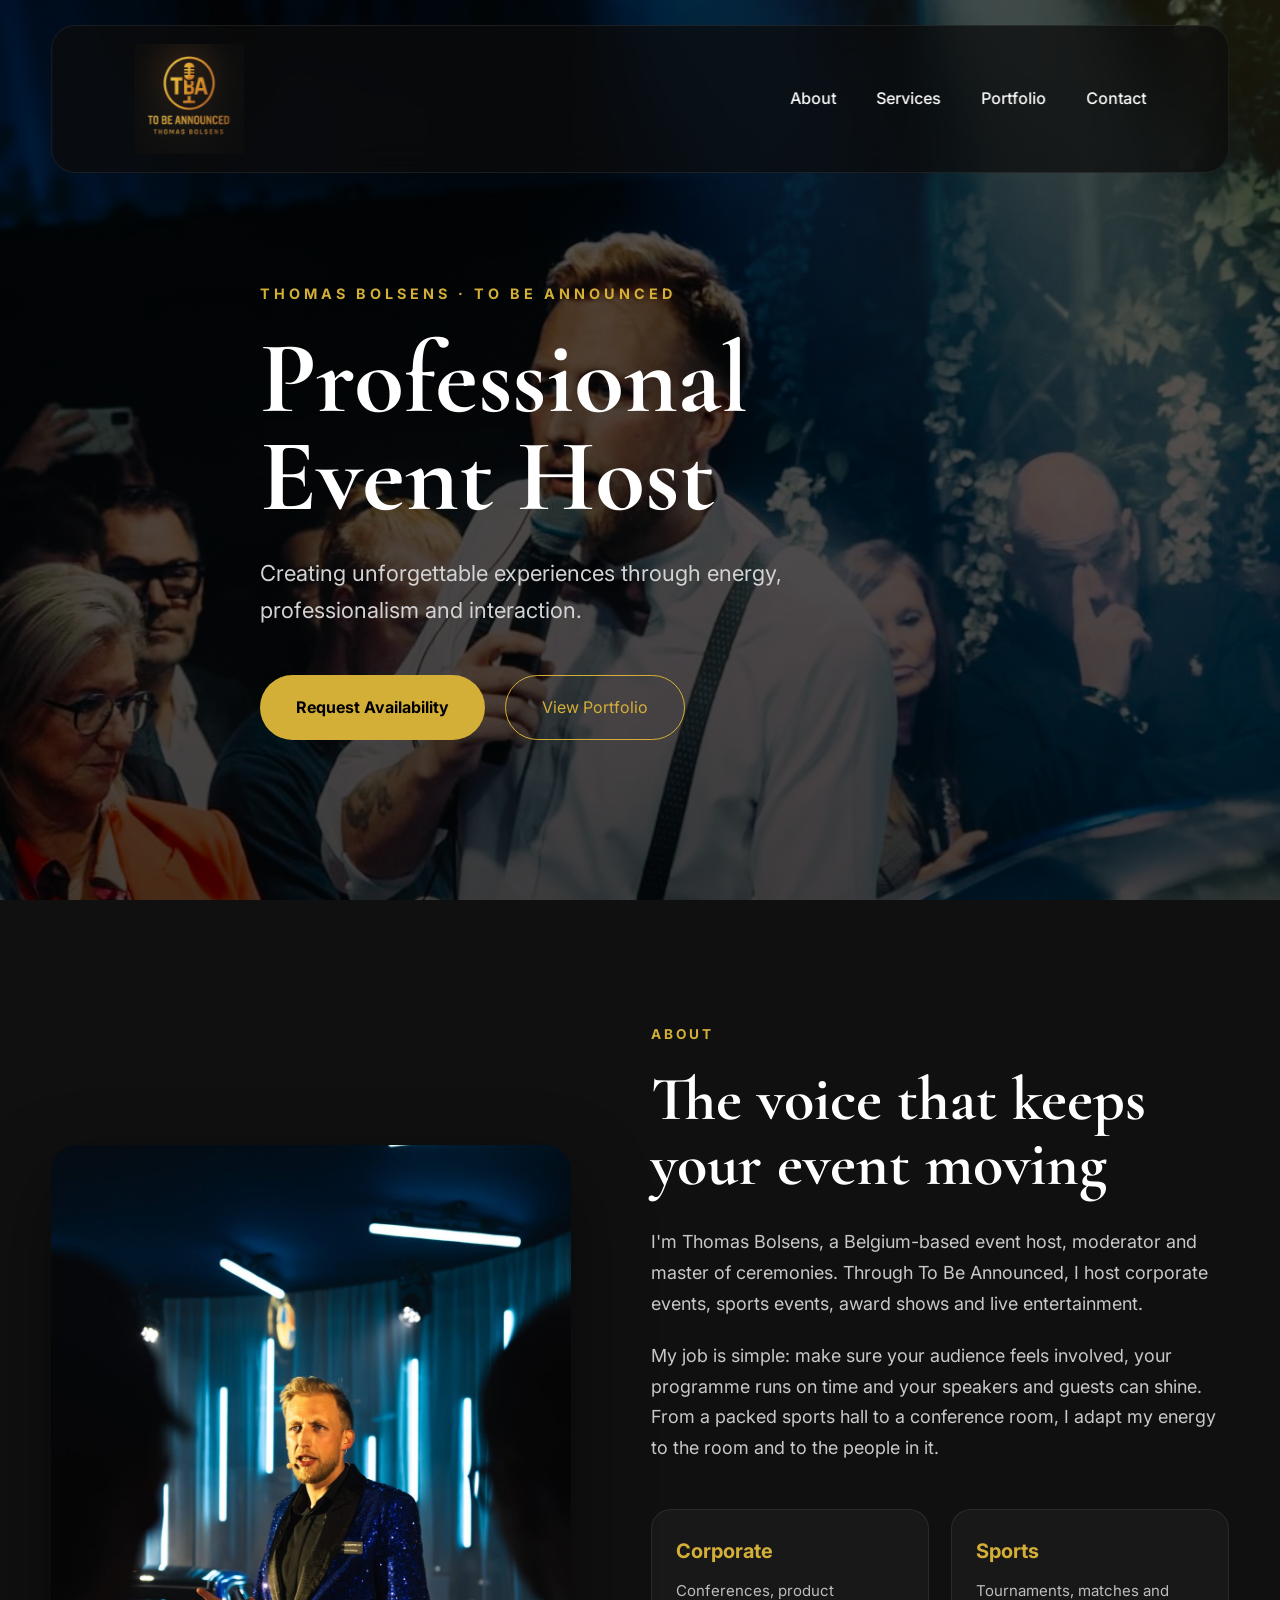
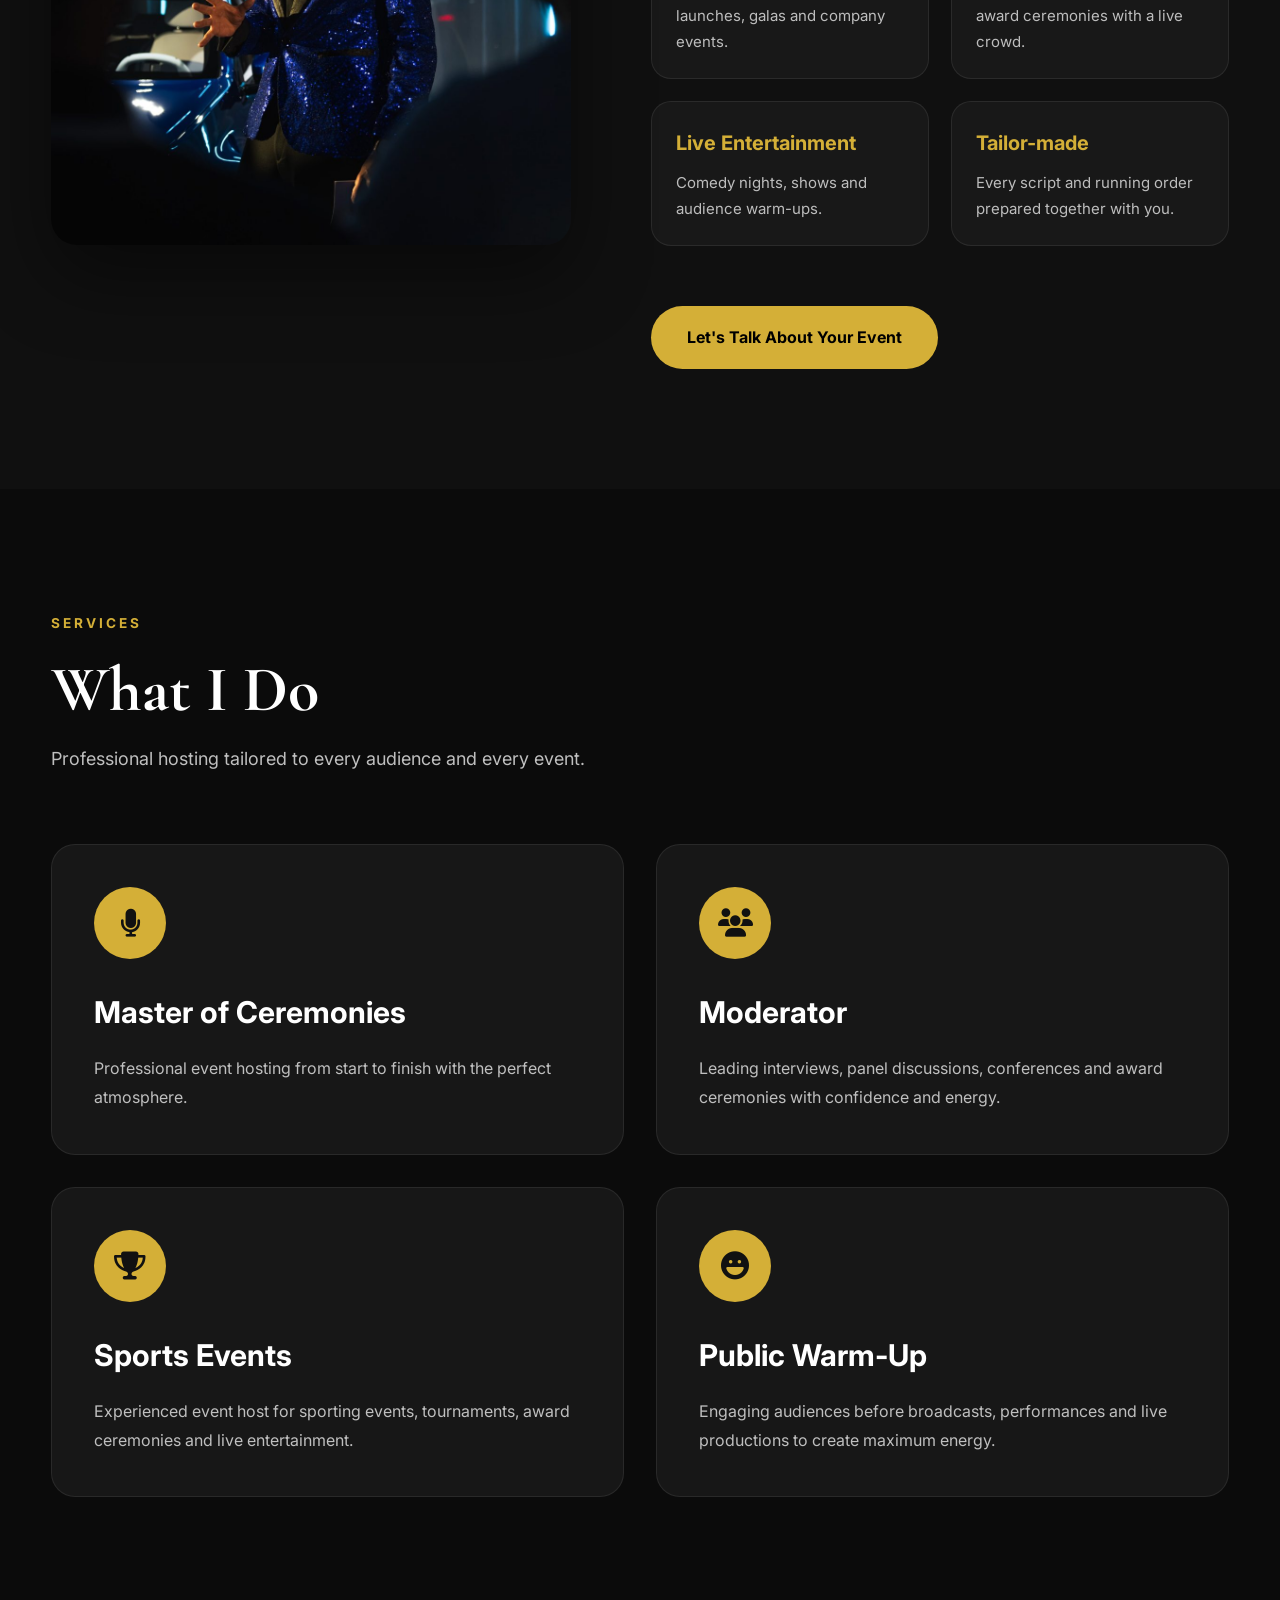
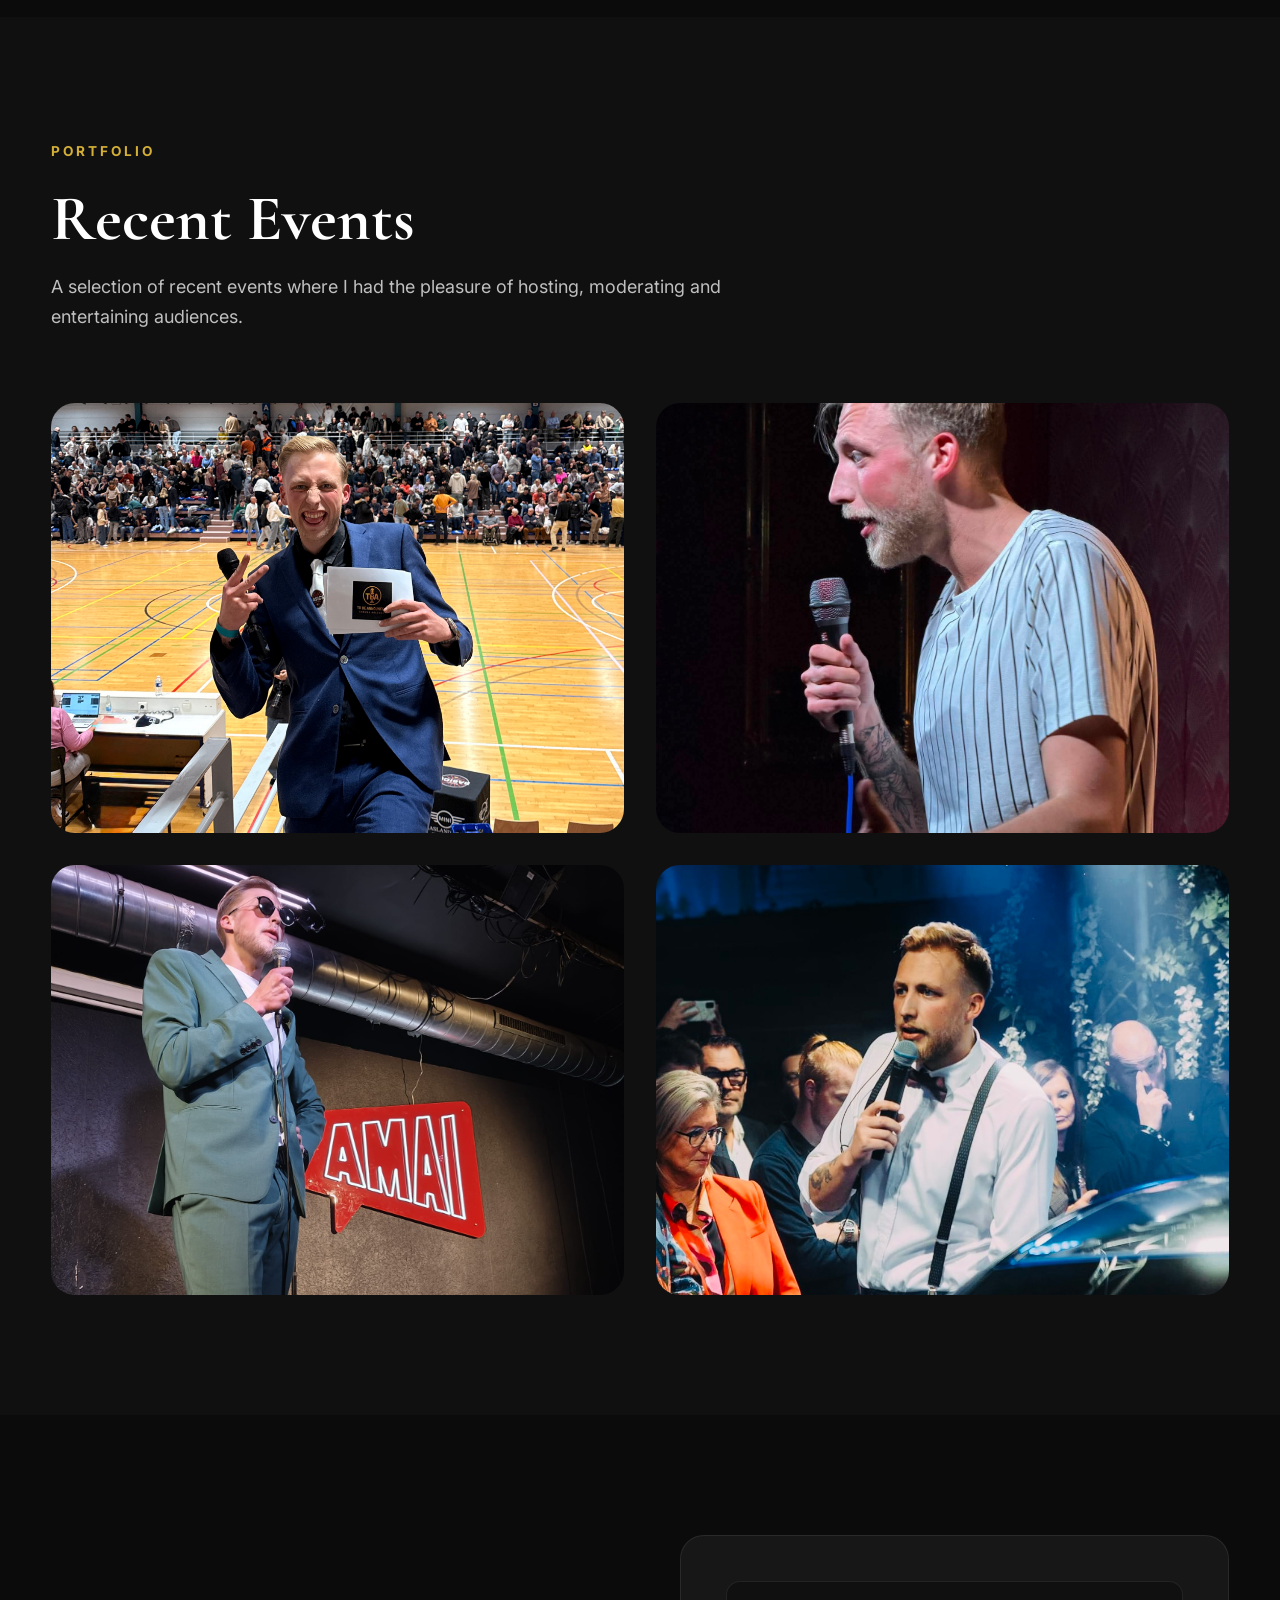
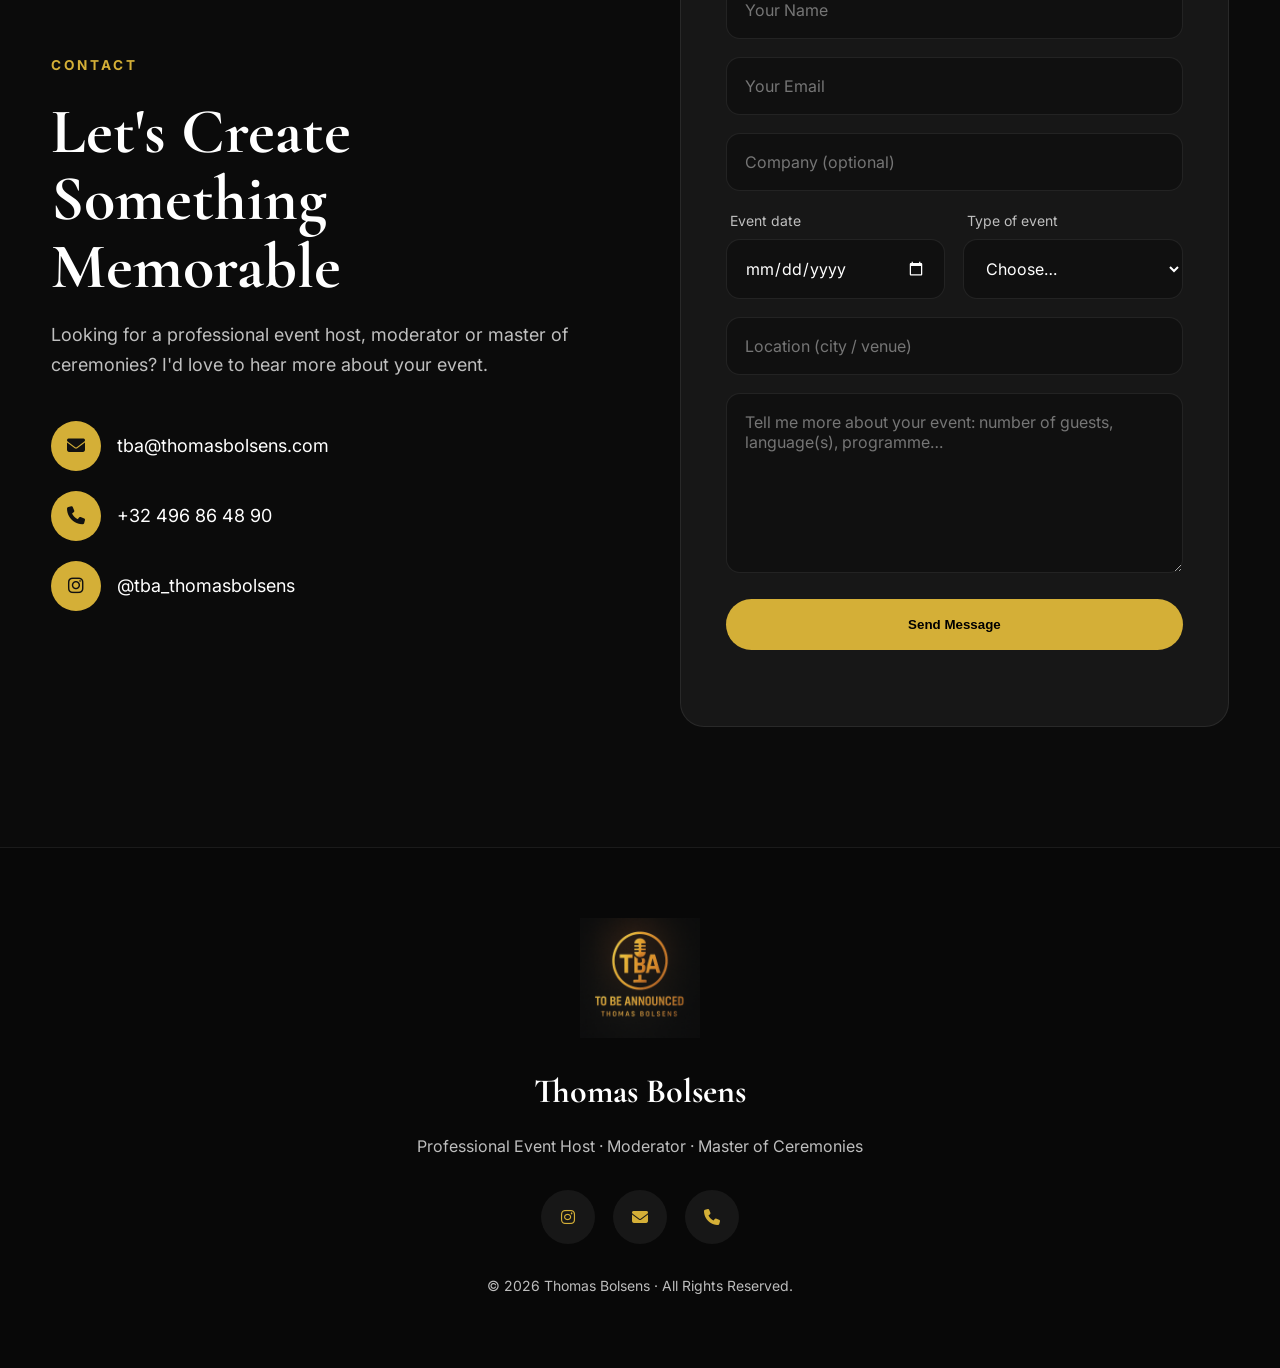
<file: index.html>
<!DOCTYPE html>
<html lang="en">

<head>

    <meta charset="UTF-8">
    <meta name="viewport" content="width=device-width, initial-scale=1.0">

    <title>Thomas Bolsens | Professional Event Host &amp; MC in Belgium</title>

    <meta name="description"
          content="Professional event host, moderator and master of ceremonies based in Belgium. Thomas Bolsens creates energetic, engaging and unforgettable live events, corporate events, sports events and award shows.">

    <meta name="author" content="Thomas Bolsens">
    <meta name="robots" content="index, follow">
    <meta name="theme-color" content="#0b0b0b">

    <link rel="canonical" href="https://thomasbolsens.com/">

    <meta property="og:title" content="Thomas Bolsens | Professional Event Host">
    <meta property="og:description"
          content="Professional event host, moderator and master of ceremonies for corporate events, sports events and live entertainment.">
    <meta property="og:image" content="https://thomasbolsens.com/images/hero.jpeg">
    <meta property="og:url" content="https://thomasbolsens.com/">
    <meta property="og:type" content="website">
    <meta property="og:locale" content="en_GB">
    <meta property="og:site_name" content="Thomas Bolsens">

    <meta name="twitter:card" content="summary_large_image">
    <meta name="twitter:title" content="Thomas Bolsens | Professional Event Host">
    <meta name="twitter:description"
          content="Professional event host, moderator and master of ceremonies.">
    <meta name="twitter:image" content="https://thomasbolsens.com/images/hero.jpeg">

    <link rel="preconnect" href="https://fonts.googleapis.com">
    <link rel="preconnect" href="https://fonts.gstatic.com" crossorigin>

    <link href="https://fonts.googleapis.com/css2?family=Inter:wght@300;400;500;600;700&family=Cormorant+Garamond:wght@500;600;700&display=swap"
          rel="stylesheet">

    <link rel="stylesheet"
          href="https://cdnjs.cloudflare.com/ajax/libs/font-awesome/6.7.2/css/all.min.css">

    <link rel="stylesheet" href="style.css">

    <link rel="icon" type="image/png" href="images/favicon.png">

    <script type="application/ld+json">
    {
      "@context": "https://schema.org",
      "@type": "Person",
      "name": "Thomas Bolsens",
      "jobTitle": "Professional Event Host",
      "description": "Event host, moderator and master of ceremonies for corporate events, sports events, award shows and live entertainment.",
      "url": "https://thomasbolsens.com",
      "image": "https://thomasbolsens.com/images/hero.jpeg",
      "email": "mailto:tba@thomasbolsens.com",
      "telephone": "+32496864890",
      "address": {
        "@type": "PostalAddress",
        "addressCountry": "BE"
      },
      "sameAs": [
        "https://instagram.com/tba_thomasbolsens"
      ],
      "worksFor": {
        "@type": "Organization",
        "name": "To Be Announced"
      }
    }
    </script>

</head>

<body>

<a href="#main" class="skip-link">Skip to content</a>

<header class="navbar">

    <div class="container nav-container">

        <a href="#top" class="logo" aria-label="Thomas Bolsens – back to top">
            <img src="images/logo.png" alt="Thomas Bolsens">
        </a>

        <nav id="nav" aria-label="Main navigation">

            <a href="#about">About</a>
            <a href="#services">Services</a>
            <a href="#portfolio">Portfolio</a>
            <a href="#contact">Contact</a>

        </nav>

        <button class="menu-toggle" id="menuToggle"
                aria-label="Open menu" aria-expanded="false" aria-controls="nav">

            <i class="fa-solid fa-bars" aria-hidden="true"></i>

        </button>

    </div>

</header>

<main id="main">

<section class="hero" id="top">

    <div class="hero-overlay"></div>

    <div class="container hero-content">

        <span class="eyebrow">
            Thomas Bolsens · To Be Announced
        </span>

        <h1>
            Professional<br>
            Event Host
        </h1>

        <p>
            Creating unforgettable experiences through
            energy, professionalism and interaction.
        </p>

        <div class="hero-buttons">

            <a href="#contact" class="btn-primary">
                Request Availability
            </a>

            <a href="#portfolio" class="btn-secondary">
                View Portfolio
            </a>

        </div>

    </div>

</section>

<!-- ABOUT: check this text and adjust it to your own story.
     Place a portrait photo at images/about.jpeg (until then the hero photo is shown). -->
<section id="about" class="about">

    <div class="container about-grid">

        <div class="about-image">

            <img src="images/about.jpeg"
                 onerror="this.onerror=null;this.src='images/hero.jpeg';"
                 alt="Thomas Bolsens on stage with a microphone"
                 loading="lazy">

        </div>

        <div class="about-content">

            <span class="section-tag">
                ABOUT
            </span>

            <h2>
                The voice that keeps your event moving
            </h2>

            <p>
                I'm Thomas Bolsens, a Belgium-based event host, moderator and
                master of ceremonies. Through To Be Announced, I host corporate
                events, sports events, award shows and live entertainment.
            </p>

            <p>
                My job is simple: make sure your audience feels involved, your
                programme runs on time and your speakers and guests can shine.
                From a packed sports hall to a conference room, I adapt my energy
                to the room and to the people in it.
            </p>

            <div class="about-highlights">

                <div class="highlight">
                    <h3>Corporate</h3>
                    <p>Conferences, product launches, galas and company events.</p>
                </div>

                <div class="highlight">
                    <h3>Sports</h3>
                    <p>Tournaments, matches and award ceremonies with a live crowd.</p>
                </div>

                <div class="highlight">
                    <h3>Live Entertainment</h3>
                    <p>Comedy nights, shows and audience warm-ups.</p>
                </div>

                <div class="highlight">
                    <h3>Tailor-made</h3>
                    <p>Every script and running order prepared together with you.</p>
                </div>

            </div>

            <a href="#contact" class="btn-primary">
                Let's Talk About Your Event
            </a>

        </div>

    </div>

</section>

<section id="services" class="services">

    <div class="container">

        <div class="section-header">

            <span class="section-tag">
                SERVICES
            </span>

            <h2 class="section-title">
                What I Do
            </h2>

            <p class="section-text">
                Professional hosting tailored to every audience and every event.
            </p>

        </div>

        <div class="services-grid">

            <div class="service-card">

                <div class="service-icon">
                    <i class="fa-solid fa-microphone" aria-hidden="true"></i>
                </div>

                <h3>Master of Ceremonies</h3>

                <p>
                    Professional event hosting from start to finish with the perfect atmosphere.
                </p>

            </div>

            <div class="service-card">

                <div class="service-icon">
                    <i class="fa-solid fa-users" aria-hidden="true"></i>
                </div>

                <h3>Moderator</h3>

                <p>
                    Leading interviews, panel discussions, conferences and award ceremonies with confidence and energy.
                </p>

            </div>

            <div class="service-card">

                <div class="service-icon">
                    <i class="fa-solid fa-trophy" aria-hidden="true"></i>
                </div>

                <h3>Sports Events</h3>

                <p>
                    Experienced event host for sporting events, tournaments, award ceremonies and live entertainment.
                </p>

            </div>

            <div class="service-card">

                <div class="service-icon">
                    <i class="fa-solid fa-face-laugh" aria-hidden="true"></i>
                </div>

                <h3>Public Warm-Up</h3>

                <p>
                    Engaging audiences before broadcasts, performances and live productions to create maximum energy.
                </p>

            </div>

        </div>

    </div>

</section>

<section id="portfolio" class="portfolio">

    <div class="container">

        <div class="section-header">

            <span class="section-tag">
                PORTFOLIO
            </span>

            <h2 class="section-title">
                Recent Events
            </h2>

            <p class="section-text">
                A selection of recent events where I had the pleasure of hosting, moderating and entertaining audiences.
            </p>

        </div>

        <div class="portfolio-grid">

            <div class="portfolio-item">

                <img src="images/basketbal.jpeg" alt="Thomas hosting a basketball event" loading="lazy">

                <div class="portfolio-overlay">

                    <h3>Basketball Event</h3>

                    <p>Master of Ceremonies</p>

                </div>

            </div>

            <div class="portfolio-item">

                <img src="images/comedy1.jpeg" alt="Thomas performing at a comedy night" loading="lazy">

                <div class="portfolio-overlay">

                    <h3>Comedy Night</h3>

                    <p>Host &amp; Performer</p>

                </div>

            </div>

            <div class="portfolio-item">

                <img src="images/comedy2.jpeg" alt="Thomas warming up a live audience" loading="lazy">

                <div class="portfolio-overlay">

                    <h3>Live Entertainment</h3>

                    <p>Public Warm-Up</p>

                </div>

            </div>

            <!-- Tip: replace this photo with one from a different event (it is the same as the hero photo). -->
            <div class="portfolio-item">

                <img src="images/hero.jpeg" alt="Thomas hosting a corporate event" loading="lazy">

                <div class="portfolio-overlay">

                    <h3>Corporate Event</h3>

                    <p>Event Host</p>

                </div>

            </div>

        </div>

    </div>

</section>

<section id="contact" class="contact">

    <div class="container contact-grid">

        <div class="contact-info">

            <span class="section-tag">
                CONTACT
            </span>

            <h2 class="section-title">
                Let's Create Something Memorable
            </h2>

            <p class="section-text">
                Looking for a professional event host,
                moderator or master of ceremonies?
                I'd love to hear more about your event.
            </p>

            <div class="contact-details">

                <div class="contact-item">
                    <i class="fa-solid fa-envelope" aria-hidden="true"></i>
                    <a href="mailto:tba@thomasbolsens.com">tba@thomasbolsens.com</a>
                </div>

                <div class="contact-item">
                    <i class="fa-solid fa-phone" aria-hidden="true"></i>
                    <a href="tel:+32496864890">+32 496 86 48 90</a>
                </div>

                <div class="contact-item">
                    <i class="fa-brands fa-instagram" aria-hidden="true"></i>
                    <a href="https://instagram.com/tba_thomasbolsens"
                       target="_blank" rel="noopener">@tba_thomasbolsens</a>
                </div>

            </div>

        </div>

        <form
            class="contact-form"
            id="contactForm"
            action="https://formspree.io/f/xbdvperz"
            method="POST">

            <input type="hidden" name="_subject" value="New booking request via thomasbolsens.com">

            <!-- Spam trap: stays empty for real visitors -->
            <input type="text" name="_gotcha" class="hp" tabindex="-1" autocomplete="off" aria-hidden="true">

            <label class="sr-only" for="f-name">Your name</label>
            <input id="f-name" type="text" name="name" placeholder="Your Name" autocomplete="name" required>

            <label class="sr-only" for="f-email">Your email</label>
            <input id="f-email" type="email" name="email" placeholder="Your Email" autocomplete="email" required>

            <label class="sr-only" for="f-company">Company</label>
            <input id="f-company" type="text" name="company" placeholder="Company (optional)" autocomplete="organization">

            <div class="form-row">

                <div>
                    <label class="form-label" for="f-date">Event date</label>
                    <input id="f-date" type="date" name="event_date">
                </div>

                <div>
                    <label class="form-label" for="f-type">Type of event</label>
                    <select id="f-type" name="event_type">
                        <option value="">Choose…</option>
                        <option>Corporate event</option>
                        <option>Conference / panel</option>
                        <option>Sports event</option>
                        <option>Award show / gala</option>
                        <option>Live entertainment / warm-up</option>
                        <option>Other</option>
                    </select>
                </div>

            </div>

            <label class="sr-only" for="f-location">Location</label>
            <input id="f-location" type="text" name="location" placeholder="Location (city / venue)">

            <label class="sr-only" for="f-message">Message</label>
            <textarea id="f-message" name="message"
                      placeholder="Tell me more about your event: number of guests, language(s), programme…"
                      required></textarea>

            <button type="submit" class="btn-primary">
                Send Message
            </button>

            <p class="form-status" id="formStatus" role="status" aria-live="polite"></p>

        </form>

    </div>

</section>

</main>

<footer class="footer">

    <div class="container">

        <div class="footer-logo">

            <img src="images/logo.png" alt="Thomas Bolsens Logo" loading="lazy">

        </div>

        <h3>Thomas Bolsens</h3>

        <p>
            Professional Event Host · Moderator ·
            Master of Ceremonies
        </p>

        <div class="footer-social">

            <a href="https://instagram.com/tba_thomasbolsens"
               target="_blank" rel="noopener"
               aria-label="Instagram">

                <i class="fa-brands fa-instagram" aria-hidden="true"></i>

            </a>

            <a href="mailto:tba@thomasbolsens.com"
               aria-label="Email">

                <i class="fa-solid fa-envelope" aria-hidden="true"></i>

            </a>

            <a href="tel:+32496864890"
               aria-label="Phone">

                <i class="fa-solid fa-phone" aria-hidden="true"></i>

            </a>

        </div>

        <p class="copyright">
            © <span id="year">2026</span> Thomas Bolsens ·
            All Rights Reserved.
        </p>

    </div>

</footer>

<script src="script.js" defer></script>

</body>
</html>
</file>
<file: style.css>
/* ==========================================
   THOMAS BOLSENS
   PREMIUM WEBSITE
========================================== */

:root{

    --black:#0b0b0b;
    --black-light:#151515;

    --gold:#D4AF37;
    --gold-light:#E8C55A;

    --white:#ffffff;

    --grey:#bfbfbf;

    --border:rgba(255,255,255,.08);

    --shadow:0 20px 60px rgba(0,0,0,.35);

    --radius:22px;

    --transition:.35s ease;

}

/* ==========================================
   RESET
========================================== */

*{

    margin:0;
    padding:0;

    box-sizing:border-box;

}

html{

    scroll-behavior:smooth;

}

body{

    background:var(--black);

    color:var(--white);

    font-family:'Inter',sans-serif;

    overflow-x:hidden;

    line-height:1.7;

}

img{

    width:100%;

    display:block;

}

a{

    text-decoration:none;

    color:inherit;

}

ul{

    list-style:none;

}

.container{

    width:min(92%,1200px);

    margin:auto;

}

section{

    padding:120px 0;

    /* anchor links land below the fixed navbar */
    scroll-margin-top:110px;

}

/* ==========================================
   TYPOGRAPHY
========================================== */

.section-tag{

    color:var(--gold);

    font-size:.85rem;

    letter-spacing:3px;

    text-transform:uppercase;

    font-weight:700;

}

.section-title{

    font-family:'Cormorant Garamond',serif;

    font-size:clamp(42px,5vw,70px);

    line-height:1.05;

    margin:20px 0;

}

.section-text{

    color:var(--grey);

    font-size:18px;

    max-width:720px;

}

/* ==========================================
   BUTTONS
========================================== */

.btn-primary{

    display:inline-flex;

    justify-content:center;

    align-items:center;

    padding:18px 36px;

    background:var(--gold);

    color:black;

    border-radius:999px;

    font-weight:700;

    transition:var(--transition);

}

.btn-primary:hover{

    background:var(--gold-light);

    transform:translateY(-4px);

}

.btn-secondary{

    display:inline-flex;

    justify-content:center;

    align-items:center;

    padding:18px 36px;

    border:1px solid var(--gold);

    border-radius:999px;

    color:var(--gold);

    transition:var(--transition);

}

.btn-secondary:hover{

    background:var(--gold);

    color:black;

}

/* ==========================================
   NAVBAR
========================================== */

.navbar{

    position:fixed;

    top:25px;
    left:50%;

    transform:translateX(-50%);

    width:min(92%,1280px);

    z-index:999;

    background:rgba(12,12,12,.72);

    backdrop-filter:blur(18px);

    border:1px solid rgba(255,255,255,.08);

    border-radius:24px;

}

.nav-container{

    display:flex;

    justify-content:space-between;

    align-items:center;

    padding:18px 35px;

}

.logo img{

    width:110px;

}

nav{

    display:flex;

    gap:40px;

    align-items:center;

}

nav a{

    color:white;

    font-weight:500;

    position:relative;

    transition:.3s;

}

nav a::after{

    content:"";

    position:absolute;

    left:0;

    bottom:-8px;

    width:0;

    height:2px;

    background:var(--gold);

    transition:.35s;

}

nav a:hover{

    color:var(--gold);

}

nav a:hover::after{

    width:100%;

}

.menu-toggle{

    display:none;

    background:none;

    border:none;

    font-size:28px;

    color:white;

    cursor:pointer;

    padding:4px 8px;

}

nav a.active{

    color:var(--gold);

}

nav a.active::after{

    width:100%;

}

/* ==========================================
   HERO
========================================== */

.hero{

    position:relative;

    min-height:100vh;

    display:flex;

    align-items:center;

    overflow:hidden;

    background:
    linear-gradient(
        rgba(0,0,0,.62),
        rgba(0,0,0,.72)
    ),
    url("images/hero.jpeg");

    background-size:cover;

    /* show the top of the photo so the face stays in view */
    background-position:center top;

    background-repeat:no-repeat;

}

.hero-overlay{

    position:absolute;

    inset:0;

    background:radial-gradient(circle at top right,
    rgba(212,175,55,.12),
    transparent 40%);

}

.hero-content{

    position:relative;

    z-index:2;

    max-width:760px;

    padding-top:120px;

}

.eyebrow{

    display:inline-block;

    color:var(--gold);

    letter-spacing:4px;

    text-transform:uppercase;

    font-size:.9rem;

    font-weight:700;

    margin-bottom:24px;

}

.hero h1{

    font-family:'Cormorant Garamond',serif;

    font-size:clamp(62px,8vw,110px);

    line-height:.95;

    margin-bottom:30px;

}

.hero p{

    max-width:620px;

    color:#d3d3d3;

    font-size:22px;

    margin-bottom:45px;

}

.hero-buttons{

    display:flex;

    gap:20px;

    flex-wrap:wrap;

}

/* ==========================================
   ABOUT
========================================== */

.about{

    background:#101010;

}

.about-grid{

    display:grid;

    grid-template-columns:520px 1fr;

    gap:80px;

    align-items:center;

}

.about-image{

    position:relative;

}

.about-image img{

    width:100%;

    height:700px;

    object-fit:cover;

    /* keep the face in view when the photo is cropped */
    object-position:center 30%;

    border-radius:26px;

    box-shadow:0 30px 80px rgba(0,0,0,.45);

    transition:.45s;

}

.about-image img:hover{

    transform:scale(1.03);

}

.about-content{

    max-width:620px;

}

.about-content h2{

    font-family:'Cormorant Garamond',serif;

    font-size:62px;

    line-height:1.05;

    margin:20px 0 30px;

}

.about-content p{

    color:#c8c8c8;

    font-size:18px;

    margin-bottom:22px;

}

.about-highlights{

    display:grid;

    grid-template-columns:repeat(2,1fr);

    gap:22px;

    margin:45px 0;

}

.highlight{

    background:#181818;

    border:1px solid rgba(255,255,255,.08);

    border-radius:20px;

    padding:24px;

    transition:.35s;

}

.highlight:hover{

    border-color:#D4AF37;

    transform:translateY(-6px);

}

.highlight h3{

    color:#D4AF37;

    margin-bottom:10px;

    font-size:20px;

}

.highlight p{

    margin:0;

    font-size:15px;

    color:#bdbdbd;

}

.about .btn-primary{

    margin-top:15px;

}

/* ==========================================
   SERVICES
========================================== */

.services{

    background:#0b0b0b;

}

.services-grid{

    display:grid;

    grid-template-columns:repeat(2,1fr);

    gap:32px;

    margin-top:70px;

}

.service-card{

    background:#171717;

    border:1px solid rgba(255,255,255,.08);

    border-radius:24px;

    padding:42px;

    transition:.35s;

    position:relative;

    overflow:hidden;

}

.service-card::before{

    content:"";

    position:absolute;

    left:0;
    top:0;

    width:5px;
    height:100%;

    background:#D4AF37;

    transform:scaleY(0);

    transition:.35s;

}

.service-card:hover::before{

    transform:scaleY(1);

}

.service-card:hover{

    transform:translateY(-10px);

    border-color:#D4AF37;

    box-shadow:0 20px 50px rgba(0,0,0,.35);

}

.service-icon{

    width:72px;

    height:72px;

    border-radius:50%;

    background:#D4AF37;

    color:#111;

    display:flex;

    justify-content:center;

    align-items:center;

    font-size:28px;

    margin-bottom:28px;

}

.service-card h3{

    font-size:30px;

    margin-bottom:16px;

}

.service-card p{

    color:#bfbfbf;

    line-height:1.8;

}

/* ==========================================
   PORTFOLIO
========================================== */

.portfolio{

    background:#101010;

}

.portfolio-grid{

    display:grid;

    grid-template-columns:repeat(2,1fr);

    gap:32px;

    margin-top:70px;

}

.portfolio-item{

    position:relative;

    overflow:hidden;

    border-radius:24px;

}

.portfolio-item img{

    width:100%;

    height:430px;

    object-fit:cover;

    object-position:center 25%;

    transition:.55s;

}

.portfolio-overlay{

    position:absolute;

    inset:0;

    display:flex;

    flex-direction:column;

    justify-content:flex-end;

    padding:34px;

    background:linear-gradient(to top,
        rgba(0,0,0,.90),
        rgba(0,0,0,.10));

    opacity:0;

    transition:.35s;

}

.portfolio-overlay h3{

    font-size:30px;

    margin-bottom:8px;

}

.portfolio-overlay p{

    color:#D4AF37;

}

.portfolio-item:hover img{

    transform:scale(1.08);

}

.portfolio-item:hover .portfolio-overlay{

    opacity:1;

}

/* ==========================================
   CONTACT
========================================== */

.contact{

    background:#0b0b0b;

}

.contact-grid{

    display:grid;

    grid-template-columns:1fr 1fr;

    gap:80px;

    align-items:center;

}

.contact-details{

    margin-top:40px;

    display:flex;

    flex-direction:column;

    gap:20px;

}

.contact-item{

    display:flex;

    align-items:center;

    gap:16px;

    font-size:18px;

}

.contact-item i{

    width:50px;

    height:50px;

    border-radius:50%;

    display:flex;

    align-items:center;

    justify-content:center;

    background:#D4AF37;

    color:#111;

}

.contact-form{

    background:#171717;

    padding:45px;

    border-radius:24px;

    border:1px solid rgba(255,255,255,.08);

}

.contact-form input,
.contact-form textarea{

    width:100%;

    background:#101010;

    border:1px solid rgba(255,255,255,.08);

    color:white;

    padding:18px;

    border-radius:14px;

    margin-bottom:18px;

    font-family:inherit;

    font-size:16px;

}

.contact-form textarea{

    min-height:180px;

    resize:vertical;

}

.contact-form input:focus,
.contact-form textarea:focus{

    outline:none;

    border-color:#D4AF37;

}

.contact-form button{

    width:100%;

    border:none;

    cursor:pointer;

}

/* ==========================================
   FOOTER
========================================== */

.footer{

    background:#080808;

    padding:70px 0;

    text-align:center;

    border-top:1px solid rgba(255,255,255,.08);

}

.footer-logo img{

    width:120px;

    margin:0 auto 25px;

}

.footer h3{

    font-family:'Cormorant Garamond',serif;

    font-size:34px;

    margin-bottom:12px;

}

.footer p{

    color:#bdbdbd;

}

.footer-social{

    display:flex;

    justify-content:center;

    gap:18px;

    margin:30px 0;

}

.footer-social a{

    width:54px;

    height:54px;

    border-radius:50%;

    background:#171717;

    display:flex;

    justify-content:center;

    align-items:center;

    color:#D4AF37;

    transition:.3s;

}

.footer-social a:hover{

    background:#D4AF37;

    color:#111;

    transform:translateY(-4px);

}

.copyright{

    margin-top:25px;

    font-size:14px;

}

/* ==========================================
   RESPONSIVE
========================================== */

@media(max-width:1024px){

    .about-grid,
    .contact-grid{

        grid-template-columns:1fr;

    }

    .services-grid,
    .portfolio-grid{

        grid-template-columns:1fr;

    }

}

@media(max-width:768px){

    .nav-container{

        padding:14px 22px;

    }

    nav{

        display:none;

        position:absolute;

        top:calc(100% + 10px);
        left:0;
        right:0;

        flex-direction:column;

        gap:0;

        padding:10px 0;

        background:#0c0c0c;

        border:1px solid var(--border);

        border-radius:20px;

        box-shadow:var(--shadow);

    }

    nav.active{

        display:flex;

    }

    nav a{

        width:100%;

        padding:16px 28px;

        font-size:18px;

    }

    nav a::after{

        display:none;

    }

    /* touch screens can't hover: always show portfolio captions */
    .portfolio-overlay{

        opacity:1;

    }

    .form-row{

        grid-template-columns:1fr;

    }

    .contact-form{

        padding:30px 22px;

    }

    .menu-toggle{

        display:block;

    }

    .hero{

        text-align:center;

    }

    .hero-content{

        margin:auto;

    }

    .hero-buttons{

        justify-content:center;

    }

    .hero h1{

        font-size:58px;

    }

    .about-grid{

        gap:45px;

    }

    .about-image img{

        height:450px;

    }

    .about-highlights{

        grid-template-columns:1fr;

    }

}

@media(max-width:600px){

    section{

        padding:80px 0;

    }

    .section-title{

        font-size:42px;

    }

    .hero h1{

        font-size:44px;

    }

    .hero p{

        font-size:18px;

    }

    .btn-primary,
    .btn-secondary{

        width:100%;

    }

    .hero-buttons{

        flex-direction:column;

    }

}

/* ==========================================
   ACCESSIBILITY
========================================== */

.skip-link{

    position:absolute;

    left:16px;
    top:-60px;

    z-index:2000;

    padding:12px 20px;

    background:var(--gold);

    color:#111;

    border-radius:12px;

    font-weight:700;

}

.skip-link:focus{

    top:16px;

}

.sr-only{

    position:absolute;

    width:1px;
    height:1px;

    padding:0;
    margin:-1px;

    overflow:hidden;

    clip:rect(0,0,0,0);

    white-space:nowrap;

    border:0;

}

a:focus-visible,
button:focus-visible,
.menu-toggle:focus-visible{

    outline:2px solid var(--gold);

    outline-offset:4px;

}

/* keyboard users also see portfolio captions */
.portfolio-item:focus-within .portfolio-overlay{

    opacity:1;

}

/* devices without hover (phones, tablets): always show captions */
@media (hover:none){

    .portfolio-overlay{

        opacity:1;

    }

}

/* ==========================================
   CONTACT FORM EXTRAS
========================================== */

.contact-form select{

    width:100%;

    background:#101010;

    border:1px solid rgba(255,255,255,.08);

    color:white;

    padding:18px;

    border-radius:14px;

    margin-bottom:18px;

    font-family:inherit;

    font-size:16px;

}

.contact-form select:focus{

    outline:none;

    border-color:#D4AF37;

}

.contact-form input[type="date"]{

    color-scheme:dark;

}

.form-row{

    display:grid;

    grid-template-columns:1fr 1fr;

    gap:0 18px;

}

.form-label{

    display:block;

    color:var(--grey);

    font-size:14px;

    margin:0 0 6px 4px;

}

.contact-form button:disabled{

    opacity:.6;

    cursor:wait;

    transform:none;

}

.hp{

    position:absolute;

    left:-9999px;

}

.form-status{

    margin-top:16px;

    font-size:15px;

    min-height:1em;

}

.form-status.success{

    color:#8fd19e;

}

.form-status.error{

    color:#ff8a80;

}

.form-status a{

    text-decoration:underline;

}

.contact-item a:hover{

    color:var(--gold);

}

/* ==========================================
   SCROLL REVEAL
========================================== */

.reveal{

    opacity:0;

    transform:translateY(40px);

    transition:opacity .8s ease, transform .8s ease;

}

.reveal.show{

    opacity:1;

    transform:none;

}

/* ==========================================
   BACK TO TOP
========================================== */

#topButton{

    position:fixed;

    right:24px;
    bottom:24px;

    z-index:998;

    width:52px;
    height:52px;

    border:none;

    border-radius:50%;

    background:var(--gold);

    color:#111;

    font-size:18px;

    cursor:pointer;

    box-shadow:var(--shadow);

    opacity:0;

    visibility:hidden;

    transform:translateY(12px);

    transition:var(--transition);

}

#topButton.visible{

    opacity:1;

    visibility:visible;

    transform:none;

}

#topButton:hover{

    background:var(--gold-light);

}

/* ==========================================
   REDUCED MOTION
========================================== */

@media (prefers-reduced-motion:reduce){

    html{

        scroll-behavior:auto;

    }

    *,
    *::before,
    *::after{

        transition:none !important;

        animation:none !important;

    }

}
</file>
